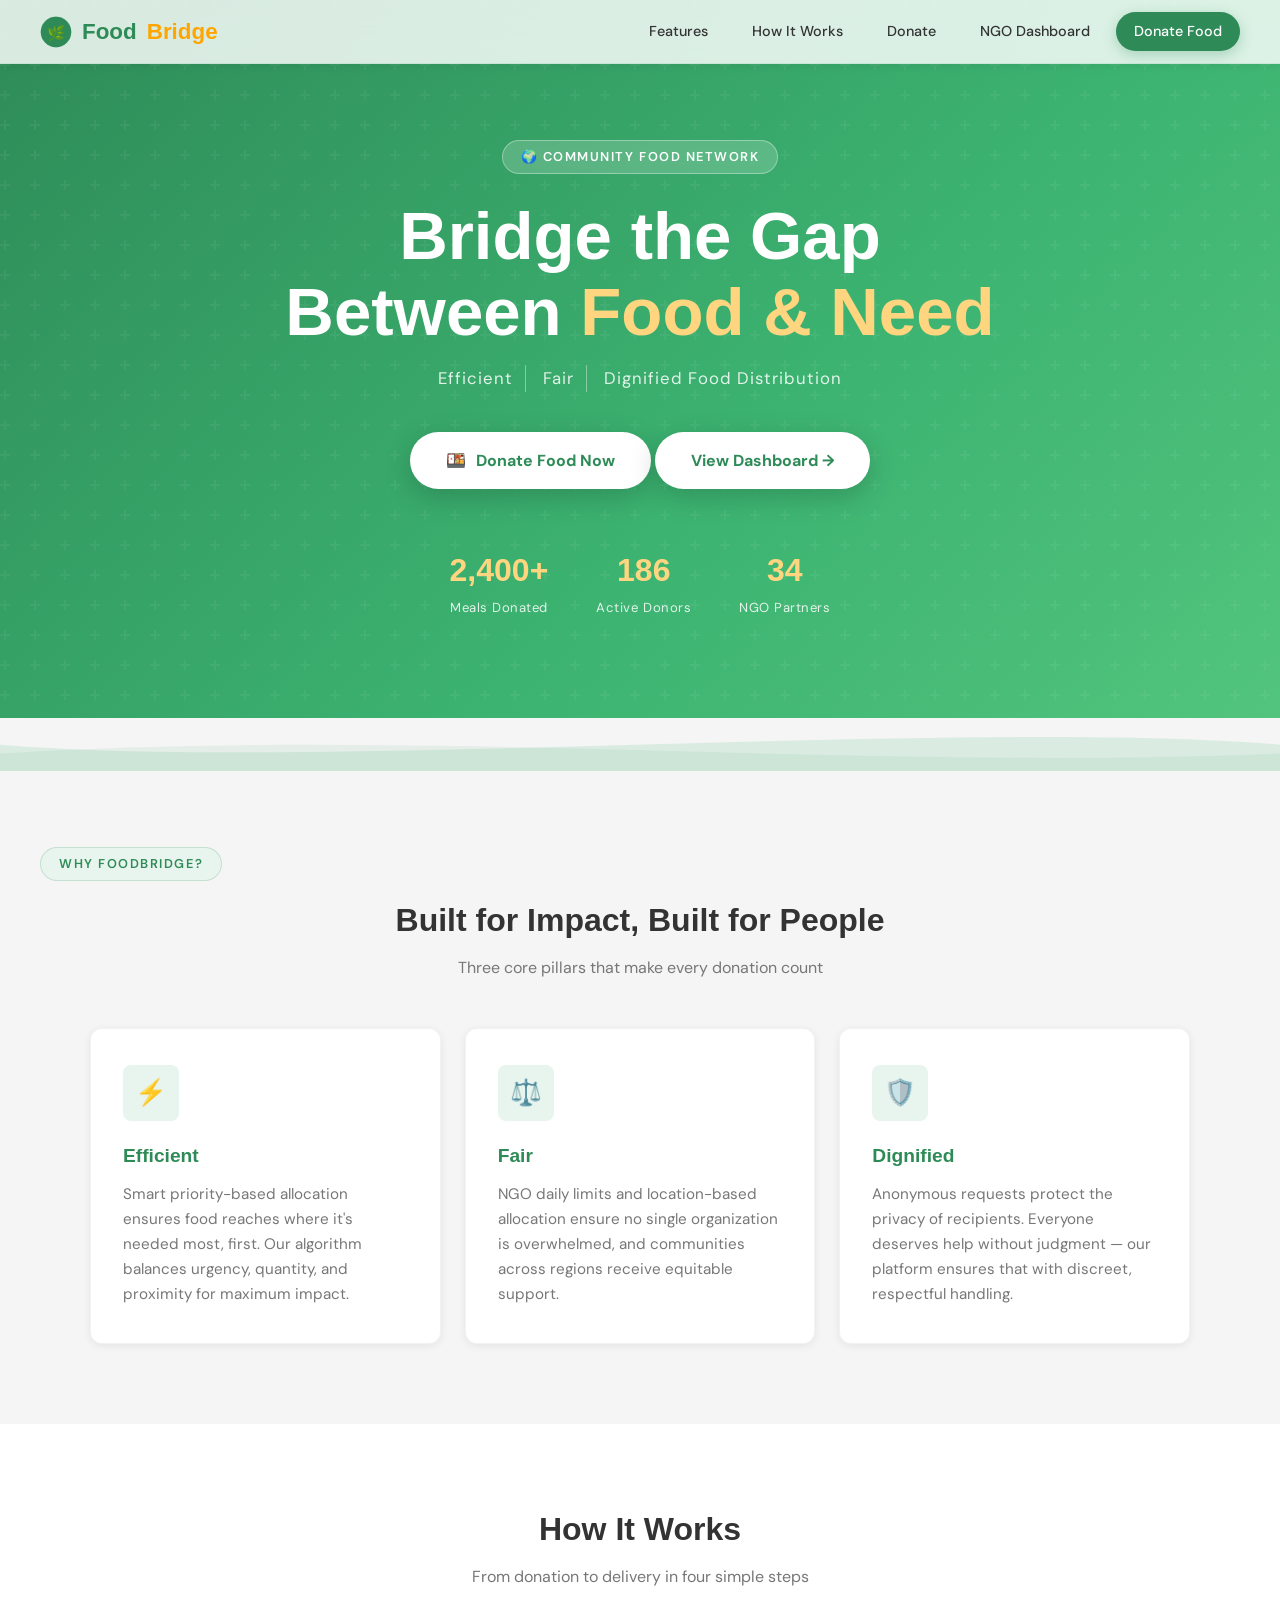
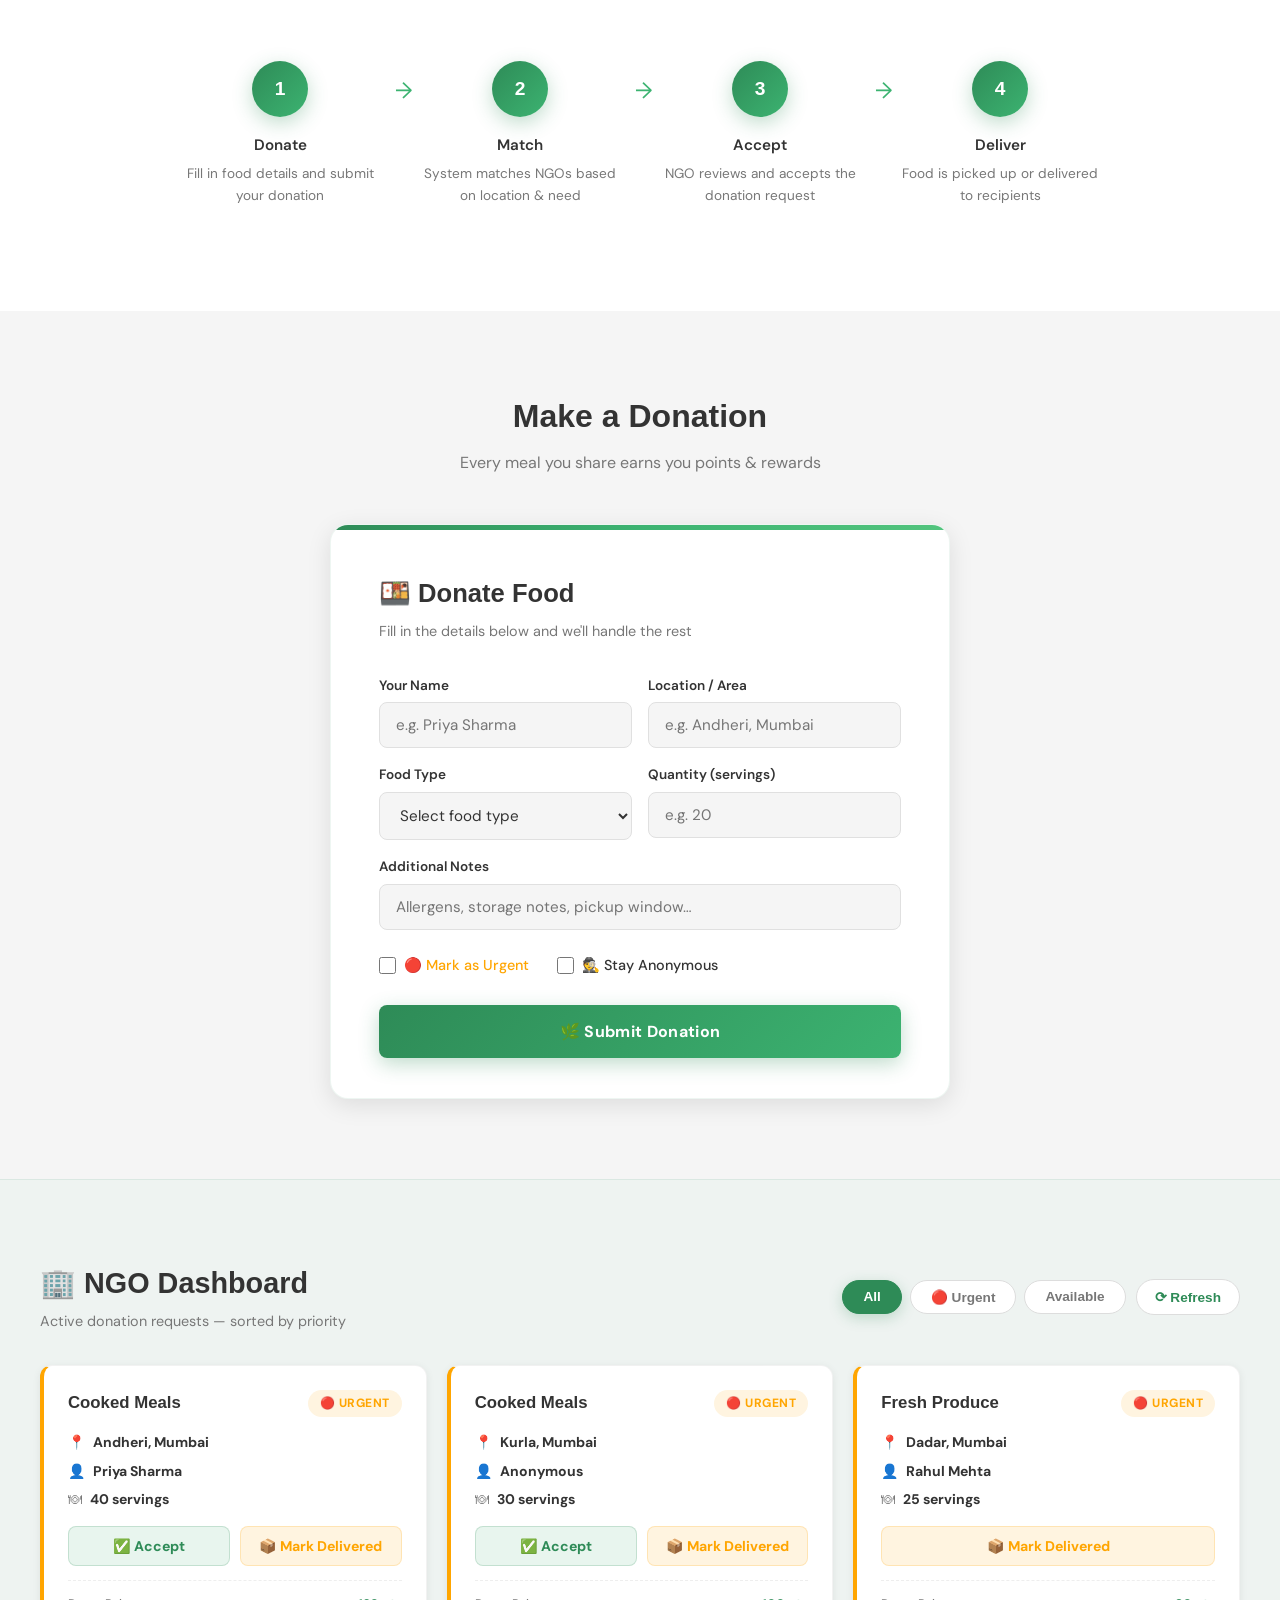
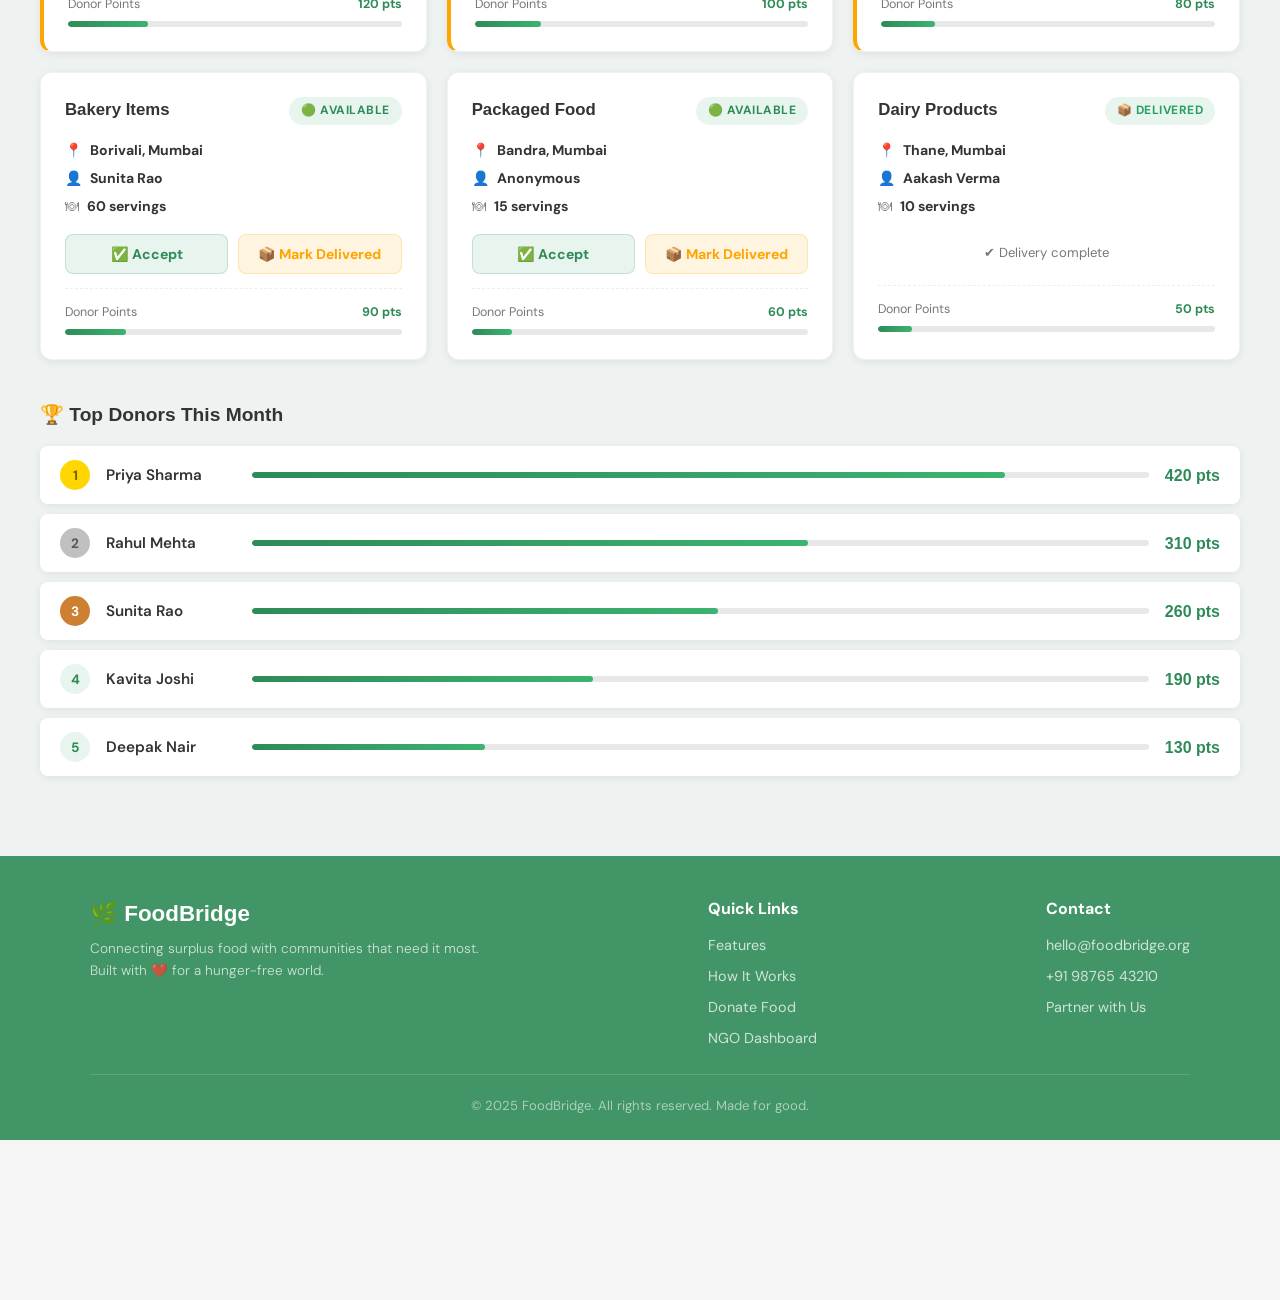
<file: index.html>
<!DOCTYPE html>
<html lang="en">
<head>
<meta charset="UTF-8" />
<meta name="viewport" content="width=device-width, initial-scale=1.0"/>
<title>FoodBridge – Dignified Food Distribution</title>
<link href="https://fonts.googleapis.com/css2?family=Clash+Display:wght@400;500;600;700&family=DM+Sans:ital,wght@0,300;0,400;0,500;0,600;1,300&display=swap" rel="stylesheet"/>
<style>
  :root {
    --green: #2E8B57;
    --green-light: #3CB371;
    --green-pale: #e8f5ee;
    --orange: #FFA500;
    --orange-pale: #fff4e0;
    --bg: #f5f5f5;
    --white: #ffffff;
    --text: #333333;
    --text-muted: #777;
    --shadow-sm: 0 2px 8px rgba(0,0,0,0.07);
    --shadow-md: 0 6px 24px rgba(0,0,0,0.10);
    --shadow-lg: 0 16px 48px rgba(0,0,0,0.14);
    --radius: 12px;
    --radius-sm: 8px;
  }

  *, *::before, *::after { box-sizing: border-box; margin: 0; padding: 0; }

  html { scroll-behavior: smooth; }

  body {
    font-family: 'DM Sans', sans-serif;
    background: var(--bg);
    color: var(--text);
    line-height: 1.6;
    overflow-x: hidden;
  }

  /* ── NAV ── */
  nav {
    position: fixed; top: 0; left: 0; right: 0; z-index: 100;
    display: flex; align-items: center; justify-content: space-between;
    padding: 0 40px;
    height: 64px;
    background: rgba(255,255,255,0.82);
    backdrop-filter: blur(14px);
    border-bottom: 1px solid rgba(46,139,87,0.10);
    box-shadow: var(--shadow-sm);
    transition: all 0.3s;
  }
  .nav-logo {
    display: flex; align-items: center; gap: 10px;
    font-family: 'Clash Display', sans-serif;
    font-size: 1.4rem; font-weight: 700;
    color: var(--green);
    text-decoration: none;
  }
  .nav-logo span { color: var(--orange); }
  .nav-logo svg { width: 32px; height: 32px; }
  .nav-links { display: flex; gap: 8px; align-items: center; }
  .nav-links a {
    padding: 8px 18px;
    border-radius: 50px;
    font-size: 0.9rem; font-weight: 500;
    color: var(--text);
    text-decoration: none;
    transition: all 0.2s;
  }
  .nav-links a:hover { background: var(--green-pale); color: var(--green); }
  .nav-cta {
    background: var(--green) !important;
    color: var(--white) !important;
    box-shadow: 0 4px 14px rgba(46,139,87,0.3);
  }
  .nav-cta:hover { background: var(--green-light) !important; transform: translateY(-1px); box-shadow: 0 6px 20px rgba(46,139,87,0.4) !important; }

  /* ── HERO ── */
  .hero {
    background: linear-gradient(135deg, var(--green) 0%, var(--green-light) 60%, #52c47d 100%);
    padding: 140px 40px 100px;
    text-align: center;
    position: relative;
    overflow: hidden;
  }
  .hero::before {
    content: '';
    position: absolute; inset: 0;
    background: url("data:image/svg+xml,%3Csvg width='60' height='60' viewBox='0 0 60 60' xmlns='http://www.w3.org/2000/svg'%3E%3Cg fill='none' fill-rule='evenodd'%3E%3Cg fill='%23ffffff' fill-opacity='0.05'%3E%3Cpath d='M36 34v-4h-2v4h-4v2h4v4h2v-4h4v-2h-4zm0-30V0h-2v4h-4v2h4v4h2V6h4V4h-4zM6 34v-4H4v4H0v2h4v4h2v-4h4v-2H6zM6 4V0H4v4H0v2h4v4h2V6h4V4H6z'/%3E%3C/g%3E%3C/g%3E%3C/svg%3E");
  }
  .hero-badge {
    display: inline-block;
    background: rgba(255,255,255,0.18);
    border: 1px solid rgba(255,255,255,0.35);
    color: #fff;
    font-size: 0.8rem;
    font-weight: 600;
    letter-spacing: 0.12em;
    text-transform: uppercase;
    padding: 6px 18px;
    border-radius: 50px;
    margin-bottom: 24px;
    backdrop-filter: blur(8px);
  }
  .hero h1 {
    font-family: 'Clash Display', sans-serif;
    font-size: clamp(2.4rem, 6vw, 4.2rem);
    font-weight: 700;
    color: #fff;
    line-height: 1.12;
    margin-bottom: 16px;
    position: relative;
  }
  .hero h1 em { font-style: normal; color: #ffd580; }
  .hero-tagline {
    font-size: 1.05rem;
    color: rgba(255,255,255,0.85);
    letter-spacing: 0.06em;
    margin-bottom: 40px;
    font-weight: 400;
  }
  .hero-tagline span {
    display: inline-block;
    padding: 0 12px;
    border-right: 1px solid rgba(255,255,255,0.4);
  }
  .hero-tagline span:last-child { border-right: none; }
  .btn-primary {
    display: inline-flex; align-items: center; gap: 10px;
    background: #fff;
    color: var(--green);
    font-family: 'DM Sans', sans-serif;
    font-weight: 700;
    font-size: 1rem;
    padding: 16px 36px;
    border-radius: 50px;
    border: none; cursor: pointer;
    text-decoration: none;
    box-shadow: 0 8px 28px rgba(0,0,0,0.18);
    transition: all 0.25s cubic-bezier(.34,1.56,.64,1);
  }
  .btn-primary:hover {
    transform: translateY(-3px) scale(1.03);
    box-shadow: 0 14px 36px rgba(0,0,0,0.25);
  }
  .btn-secondary {
    display: inline-flex; align-items: center; gap: 8px;
    background: transparent;
    color: #fff;
    font-weight: 500;
    font-size: 0.95rem;
    padding: 16px 28px;
    border-radius: 50px;
    border: 2px solid rgba(255,255,255,0.5);
    cursor: pointer;
    text-decoration: none;
    transition: all 0.2s;
    margin-left: 12px;
  }
  .btn-secondary:hover { background: rgba(255,255,255,0.15); border-color: #fff; }
  .hero-stats {
    display: flex; justify-content: center; gap: 48px;
    margin-top: 56px;
    position: relative;
  }
  .stat { color: #fff; text-align: center; }
  .stat-num { font-family: 'Clash Display', sans-serif; font-size: 2rem; font-weight: 700; color: #ffd580; }
  .stat-label { font-size: 0.82rem; opacity: 0.85; letter-spacing: 0.04em; }

  /* ── WAVE ── */
  .wave-divider { display: block; margin-bottom: -4px; }

  /* ── FEATURES ── */
  .section { padding: 80px 40px; }
  .section-title {
    text-align: center;
    font-family: 'Clash Display', sans-serif;
    font-size: 2rem; font-weight: 700;
    color: var(--text);
    margin-bottom: 8px;
  }
  .section-sub {
    text-align: center;
    color: var(--text-muted);
    font-size: 1rem;
    margin-bottom: 48px;
  }
  .features-grid {
    display: grid;
    grid-template-columns: repeat(auto-fit, minmax(260px, 1fr));
    gap: 24px;
    max-width: 1100px;
    margin: 0 auto;
  }
  .feature-card {
    background: var(--white);
    border-radius: var(--radius);
    padding: 36px 32px;
    box-shadow: var(--shadow-sm);
    border: 1px solid rgba(0,0,0,0.05);
    transition: all 0.3s cubic-bezier(.34,1.56,.64,1);
    position: relative;
    overflow: hidden;
  }
  .feature-card::before {
    content: '';
    position: absolute; top: 0; left: 0; right: 0;
    height: 4px;
    background: linear-gradient(90deg, var(--green), var(--green-light));
    transform: scaleX(0);
    transform-origin: left;
    transition: transform 0.3s;
  }
  .feature-card:hover { transform: translateY(-6px); box-shadow: var(--shadow-lg); }
  .feature-card:hover::before { transform: scaleX(1); }
  .feature-icon {
    width: 56px; height: 56px;
    background: var(--green-pale);
    border-radius: var(--radius-sm);
    display: flex; align-items: center; justify-content: center;
    font-size: 1.6rem;
    margin-bottom: 20px;
  }
  .feature-card h3 {
    font-family: 'Clash Display', sans-serif;
    font-size: 1.2rem; font-weight: 600;
    margin-bottom: 10px;
    color: var(--green);
  }
  .feature-card p { color: var(--text-muted); font-size: 0.95rem; line-height: 1.65; }

  /* ── HOW IT WORKS ── */
  .how-section { background: var(--white); }
  .steps { display: flex; justify-content: center; gap: 0; max-width: 960px; margin: 0 auto; flex-wrap: wrap; }
  .step {
    flex: 1; min-width: 180px;
    text-align: center;
    padding: 24px 20px;
    position: relative;
  }
  .step:not(:last-child)::after {
    content: '→';
    position: absolute; right: -12px; top: 36px;
    color: var(--green-light);
    font-size: 1.4rem;
  }
  .step-num {
    width: 56px; height: 56px;
    background: linear-gradient(135deg, var(--green), var(--green-light));
    border-radius: 50%;
    display: flex; align-items: center; justify-content: center;
    margin: 0 auto 16px;
    color: #fff;
    font-family: 'Clash Display', sans-serif;
    font-size: 1.2rem; font-weight: 700;
    box-shadow: 0 6px 20px rgba(46,139,87,0.3);
  }
  .step h4 { font-size: 0.95rem; font-weight: 600; color: var(--text); margin-bottom: 6px; }
  .step p { font-size: 0.85rem; color: var(--text-muted); }

  /* ── DONATE FORM ── */
  .donate-section { background: var(--bg); }
  .form-card {
    max-width: 620px; margin: 0 auto;
    background: var(--white);
    border-radius: 18px;
    box-shadow: var(--shadow-md);
    padding: 48px 48px 40px;
    border: 1px solid rgba(46,139,87,0.08);
    position: relative;
    overflow: hidden;
  }
  .form-card::before {
    content: '';
    position: absolute; top: 0; left: 0; right: 0; height: 5px;
    background: linear-gradient(90deg, var(--green), var(--green-light), #52c47d);
  }
  .form-title {
    font-family: 'Clash Display', sans-serif;
    font-size: 1.6rem; font-weight: 700;
    color: var(--text);
    margin-bottom: 6px;
  }
  .form-sub { color: var(--text-muted); font-size: 0.9rem; margin-bottom: 32px; }
  .form-grid { display: grid; grid-template-columns: 1fr 1fr; gap: 16px; }
  .form-group { display: flex; flex-direction: column; gap: 6px; }
  .form-group.full { grid-column: 1 / -1; }
  .form-group label { font-size: 0.85rem; font-weight: 600; color: var(--text); }
  .form-group input, .form-group select, .form-group textarea {
    padding: 12px 16px;
    border: 1.5px solid #e0e0e0;
    border-radius: var(--radius-sm);
    font-family: 'DM Sans', sans-serif;
    font-size: 0.95rem;
    color: var(--text);
    background: var(--bg);
    transition: all 0.2s;
    outline: none;
  }
  .form-group input:focus, .form-group select:focus {
    border-color: var(--green);
    background: #fff;
    box-shadow: 0 0 0 3px rgba(46,139,87,0.10);
  }
  .checkboxes { display: flex; gap: 28px; margin: 8px 0; }
  .checkbox-wrap { display: flex; align-items: center; gap: 8px; cursor: pointer; }
  .checkbox-wrap input[type=checkbox] { accent-color: var(--green); width: 17px; height: 17px; cursor: pointer; }
  .checkbox-wrap span { font-size: 0.9rem; font-weight: 500; }
  .urgent-badge-label { color: var(--orange); }
  .btn-submit {
    width: 100%;
    background: linear-gradient(135deg, var(--green), var(--green-light));
    color: #fff;
    font-family: 'DM Sans', sans-serif;
    font-weight: 700;
    font-size: 1rem;
    padding: 16px;
    border-radius: var(--radius-sm);
    border: none; cursor: pointer;
    margin-top: 20px;
    box-shadow: 0 6px 20px rgba(46,139,87,0.3);
    transition: all 0.25s cubic-bezier(.34,1.56,.64,1);
    letter-spacing: 0.02em;
  }
  .btn-submit:hover {
    transform: translateY(-2px);
    box-shadow: 0 10px 30px rgba(46,139,87,0.4);
  }
  .reward-toast {
    display: none;
    margin-top: 24px;
    background: linear-gradient(135deg, #e8f5ee, #d0f0e0);
    border: 1.5px solid var(--green-light);
    border-radius: var(--radius-sm);
    padding: 20px 24px;
    animation: slideUp 0.4s ease;
  }
  .reward-toast.show { display: block; }
  @keyframes slideUp {
    from { opacity: 0; transform: translateY(12px); }
    to { opacity: 1; transform: translateY(0); }
  }
  .reward-toast .points {
    font-family: 'Clash Display', sans-serif;
    font-size: 1.4rem; font-weight: 700;
    color: var(--green);
  }
  .reward-toast p { font-size: 0.9rem; color: #444; margin-top: 4px; }
  .gpay-badge {
    display: inline-flex; align-items: center; gap: 6px;
    background: #000; color: #fff;
    padding: 5px 12px;
    border-radius: 50px;
    font-size: 0.78rem; font-weight: 600;
    margin-top: 10px;
    letter-spacing: 0.03em;
  }

  /* ── DASHBOARD ── */
  .dashboard-section { background: #eef3f1; border-top: 1px solid rgba(46,139,87,0.1); }
  .dashboard-header {
    display: flex; justify-content: space-between; align-items: center;
    max-width: 1200px; margin: 0 auto 32px;
    flex-wrap: wrap; gap: 16px;

  }

  .dashboard-header h2 {
    font-family: 'Clash Display', sans-serif;
    font-size: 1.8rem; font-weight: 700;
    color: var(--text);
    
  }
  .filter-tabs { display: flex; gap: 8px; }
  .tab {
    padding: 8px 20px;
    border-radius: 50px;
    font-size: 0.85rem; font-weight: 600;
    cursor: pointer;
    border: 1.5px solid #ddd;
    background: var(--white);
    color: var(--text-muted);
    transition: all 0.2s;
  }
  .tab.active, .tab:hover {
    background: var(--green);
    color: #fff;
    border-color: var(--green);
    box-shadow: 0 4px 14px rgba(46,139,87,0.25);
  }
  .requests-grid {
    max-width: 1200px; margin: 0 auto;
    display: grid;
    grid-template-columns: repeat(auto-fill, minmax(320px, 1fr));
    gap: 20px;
  }
  .request-card {
    background: var(--white);
    border-radius: var(--radius);
    padding: 24px;
    box-shadow: var(--shadow-sm);
    border: 1px solid rgba(0,0,0,0.05);
    transition: all 0.25s;
    position: relative;
    overflow: hidden;
  }
  .request-card:hover { transform: translateY(-4px); box-shadow: var(--shadow-md); }
  .request-card.urgent { border-left: 4px solid var(--orange); }
  .card-top { display: flex; justify-content: space-between; align-items: flex-start; margin-bottom: 14px; }
  .card-title { font-family: 'Clash Display', sans-serif; font-size: 1.05rem; font-weight: 600; }
  .badge {
    padding: 4px 12px; border-radius: 50px;
    font-size: 0.75rem; font-weight: 700;
    letter-spacing: 0.04em; text-transform: uppercase;
  }
  .badge-urgent { background: var(--orange-pale); color: var(--orange); }
  .badge-normal { background: var(--green-pale); color: var(--green); }
  .badge-accepted { background: #e8eaff; color: #5b6ae0; }
  .badge-delivered { background: #e8f5ee; color: #27a060; }
  .card-meta { display: flex; flex-direction: column; gap: 6px; margin-bottom: 16px; }
  .meta-row { display: flex; align-items: center; gap: 8px; font-size: 0.875rem; color: var(--text-muted); }
  .meta-row strong { color: var(--text); }
  .card-actions { display: flex; gap: 10px; }
  .btn-accept, .btn-deliver {
    flex: 1; padding: 10px; border-radius: var(--radius-sm);
    font-family: 'DM Sans', sans-serif; font-size: 0.88rem; font-weight: 700;
    cursor: pointer; border: none;
    transition: all 0.2s cubic-bezier(.34,1.56,.64,1);
  }
  .btn-accept {
    background: var(--green-pale); color: var(--green);
    border: 1.5px solid rgba(46,139,87,0.2);
  }
  .btn-accept:hover { background: var(--green); color: #fff; transform: translateY(-2px); box-shadow: 0 6px 18px rgba(46,139,87,0.3); }
  .btn-deliver {
    background: var(--orange-pale); color: var(--orange);
    border: 1.5px solid rgba(255,165,0,0.2);
  }
  .btn-deliver:hover { background: var(--orange); color: #fff; transform: translateY(-2px); box-shadow: 0 6px 18px rgba(255,165,0,0.3); }
  .progress-section { margin-top: 14px; padding-top: 14px; border-top: 1px dashed #eee; }
  .progress-label { display: flex; justify-content: space-between; font-size: 0.78rem; margin-bottom: 6px; }
  .progress-label span { color: var(--text-muted); }
  .progress-label strong { color: var(--green); }
  .progress-bar { height: 6px; background: #e8e8e8; border-radius: 50px; overflow: hidden; }
  .progress-fill { height: 100%; border-radius: 50px; background: linear-gradient(90deg, var(--green), var(--green-light)); transition: width 0.6s ease; }

  /* ── DONOR LEADERBOARD ── */
  .leaderboard { max-width: 1200px; margin: 40px auto 0; }
  .leaderboard h3 {
    font-family: 'Clash Display', sans-serif;
    font-size: 1.2rem; font-weight: 700;
    margin-bottom: 16px;
    color: var(--text);
  }
  .leaderboard-list { display: flex; flex-direction: column; gap: 10px; }
  .donor-row {
    background: var(--white);
    border-radius: var(--radius-sm);
    padding: 14px 20px;
    display: flex; align-items: center; gap: 16px;
    box-shadow: var(--shadow-sm);
    transition: all 0.2s;
  }
  .donor-row:hover { box-shadow: var(--shadow-md); }
  .donor-rank {
    width: 30px; height: 30px;
    border-radius: 50%;
    display: flex; align-items: center; justify-content: center;
    font-weight: 700; font-size: 0.85rem;
    flex-shrink: 0;
  }
  .rank-1 { background: #ffd700; color: #7a5c00; }
  .rank-2 { background: #c0c0c0; color: #555; }
  .rank-3 { background: #cd7f32; color: #fff; }
  .rank-n { background: var(--green-pale); color: var(--green); }
  .donor-name { font-weight: 600; font-size: 0.95rem; min-width: 130px; }
  .donor-progress { flex: 1; }
  .donor-pts { font-family: 'Clash Display', sans-serif; font-size: 1rem; font-weight: 700; color: var(--green); white-space: nowrap; }

  /* ── FOOTER ── */
  footer {
    background: rgba(46,139,87,0.9);
    color: rgba(255,255,255,0.88);
    padding: 40px 40px 24px;
    margin-top: 0;
  }
  .footer-inner {
    max-width: 1100px; margin: 0 auto;
    display: flex; justify-content: space-between; align-items: flex-start;
    flex-wrap: wrap; gap: 24px;
    padding-bottom: 24px;
    border-bottom: 1px solid rgba(255,255,255,0.15);
  }
  .footer-brand { font-family: 'Clash Display', sans-serif; font-size: 1.4rem; font-weight: 700; color: #fff; }
  .footer-brand p { font-family: 'DM Sans', sans-serif; font-size: 0.85rem; font-weight: 300; margin-top: 6px; opacity: 0.75; }
  .footer-links { display: flex; flex-direction: column; gap: 8px; }
  .footer-links a { color: rgba(255,255,255,0.75); text-decoration: none; font-size: 0.9rem; transition: color 0.2s; }
  .footer-links a:hover { color: #fff; }
  .footer-bottom { text-align: center; margin-top: 20px; font-size: 0.82rem; color: rgba(255,255,255,0.55); }

  /* ── LOADING SPINNER ── */
  .loading { display: none; text-align: center; padding: 32px; color: var(--text-muted); }
  .spinner { width: 32px; height: 32px; border: 3px solid #e0e0e0; border-top-color: var(--green); border-radius: 50%; animation: spin 0.7s linear infinite; margin: 0 auto 10px; }
  @keyframes spin { to { transform: rotate(360deg); } }

  /* ── STATUS TOAST ── */
  .toast {
    position: fixed; bottom: 24px; right: 24px; z-index: 999;
    background: #333; color: #fff;
    padding: 14px 22px; border-radius: var(--radius-sm);
    font-size: 0.9rem; font-weight: 500;
    box-shadow: var(--shadow-lg);
    display: none;
    animation: fadeInToast 0.3s ease;
  }
  .toast.show { display: block; }
  @keyframes fadeInToast {
    from { opacity: 0; transform: translateY(8px); }
    to { opacity: 1; transform: translateY(0); }
  }
  .toast.success { background: var(--green); }
  .toast.error { background: #e53935; }

  /* ── RESPONSIVE ── */
  @media (max-width: 700px) {
    nav { padding: 0 20px; }
    .nav-links a:not(.nav-cta) { display: none; }
    .hero { padding: 120px 20px 80px; }
    .hero-stats { gap: 24px; }
    .section { padding: 60px 20px; }
    .form-card { padding: 28px 20px; }
    .form-grid { grid-template-columns: 1fr; }
    .step:not(:last-child)::after { display: none; }
    footer { padding: 32px 20px 20px; }
  }
</style>
</head>
<body>

<!-- NAV -->
<nav id="navbar">
  <a href="#" class="nav-logo">
    <svg viewBox="0 0 40 40" fill="none" xmlns="http://www.w3.org/2000/svg">
      <circle cx="20" cy="20" r="19" fill="#2E8B57" stroke="rgba(46,139,87,0.3)" stroke-width="1"/>
      <text x="20" y="27" text-anchor="middle" font-size="18" fill="white">🌿</text>
    </svg>
    Food<span>Bridge</span>
  </a>
  <div class="nav-links">
    <a href="#features">Features</a>
    <a href="#how">How It Works</a>
    <a href="#donate">Donate</a>
    <a href="#dashboard">NGO Dashboard</a>
    <a href="#donate" class="nav-cta">Donate Food</a>
  </div>
</nav>

<!-- HERO -->
<section class="hero" id="home">
  <div class="hero-badge">🌍 Community Food Network</div>
  <h1>Bridge the Gap<br>Between <em>Food & Need</em></h1>
  <p class="hero-tagline">
    <span>Efficient</span>
    <span>Fair</span>
    <span>Dignified Food Distribution</span>
  </p>
  <a href="donate.html" class="btn-primary">
    <span>🍱</span> Donate Food Now
  </a>
<a href="dashboard.html" class="btn-primary" onclick="window.location.href='dashboard.html'; return false;">
  View Dashboard →
</a>
<script>
  // Ensure page is fully loaded
  document.addEventListener("DOMContentLoaded", function() {
      document.getElementById("viewDashboardBtn").addEventListener("click", function() {
          // Open dashboard.html in same tab
          window.location.href = "dashboard.html";

          // Agar new tab me open karna ho
          // window.open("dashboard.html", "_blank");
      });
  });
</script>

  <div class="hero-stats">
    <div class="stat"><div class="stat-num">2,400+</div><div class="stat-label">Meals Donated</div></div>
    <div class="stat"><div class="stat-num">186</div><div class="stat-label">Active Donors</div></div>
    <div class="stat"><div class="stat-num">34</div><div class="stat-label">NGO Partners</div></div>
  </div>
</section>

<!-- WAVE -->
<svg class="wave-divider" viewBox="0 0 1440 60" xmlns="http://www.w3.org/2000/svg" preserveAspectRatio="none" style="width:100%;display:block;background:#f5f5f5;">
  <path d="M0,30 C360,60 1080,0 1440,30 L1440,60 L0,60 Z" fill="#3CB371" opacity="0.15"/>
  <path d="M0,40 C480,10 960,60 1440,40 L1440,60 L0,60 Z" fill="#2E8B57" opacity="0.08"/>
</svg>

<!-- FEATURES -->
<section class="section" id="features">
  <div class="hero-badge" style="display:inline-block;background:var(--green-pale);color:var(--green);border:1px solid rgba(46,139,87,0.2);margin-bottom:14px;">Why FoodBridge?</div>
  <h2 class="section-title">Built for Impact, Built for People</h2>
  <p class="section-sub">Three core pillars that make every donation count</p>
  <div class="features-grid">
    <div class="feature-card">
      <div class="feature-icon">⚡</div>
      <h3>Efficient</h3>
      <p>Smart priority-based allocation ensures food reaches where it's needed most, first. Our algorithm balances urgency, quantity, and proximity for maximum impact.</p>
    </div>
    <div class="feature-card">
      <div class="feature-icon">⚖️</div>
      <h3>Fair</h3>
      <p>NGO daily limits and location-based allocation ensure no single organization is overwhelmed, and communities across regions receive equitable support.</p>
    </div>
    <div class="feature-card">
      <div class="feature-icon">🛡️</div>
      <h3>Dignified</h3>
      <p>Anonymous requests protect the privacy of recipients. Everyone deserves help without judgment — our platform ensures that with discreet, respectful handling.</p>
    </div>
  </div>
</section>

<!-- HOW IT WORKS -->
<section class="section how-section" id="how">
  <h2 class="section-title">How It Works</h2>
  <p class="section-sub">From donation to delivery in four simple steps</p>
  <div class="steps">
    <div class="step">
      <div class="step-num">1</div>
      <h4>Donate</h4>
      <p>Fill in food details and submit your donation</p>
    </div>
    <div class="step">
      <div class="step-num">2</div>
      <h4>Match</h4>
      <p>System matches NGOs based on location & need</p>
    </div>
    <div class="step">
      <div class="step-num">3</div>
      <h4>Accept</h4>
      <p>NGO reviews and accepts the donation request</p>
    </div>
    <div class="step">
      <div class="step-num">4</div>
      <h4>Deliver</h4>
      <p>Food is picked up or delivered to recipients</p>
    </div>
  </div>
</section>

<!-- DONATE FORM -->
<section class="section donate-section" id="donate">
  <h2 class="section-title">Make a Donation</h2>
  <p class="section-sub">Every meal you share earns you points & rewards</p>
  <div class="form-card">
    <div class="form-title">🍱 Donate Food</div>
    <p class="form-sub">Fill in the details below and we'll handle the rest</p>
    <div class="form-grid" id="donateForm">
      <div class="form-group">
        <label>Your Name</label>
        <input type="text" id="donorName" placeholder="e.g. Priya Sharma" />
      </div>
      <div class="form-group">
        <label>Location / Area</label>
        <input type="text" id="donorLocation" placeholder="e.g. Andheri, Mumbai" />
      </div>
      <div class="form-group">
        <label>Food Type</label>
        <select id="foodType">
          <option value="">Select food type</option>
          <option>Cooked Meals</option>
          <option>Packaged Food</option>
          <option>Fresh Produce</option>
          <option>Bakery Items</option>
          <option>Dairy Products</option>
          <option>Other</option>
        </select>
      </div>
      <div class="form-group">
        <label>Quantity (servings)</label>
        <input type="number" id="quantity" placeholder="e.g. 20" min="1" />
      </div>
      <div class="form-group full">
        <label>Additional Notes</label>
        <input type="text" id="notes" placeholder="Allergens, storage notes, pickup window…" />
      </div>
      <div class="form-group full">
        <div class="checkboxes">
          <label class="checkbox-wrap">
            <input type="checkbox" id="isUrgent" />
            <span class="urgent-badge-label">🔴 Mark as Urgent</span>
          </label>
          <label class="checkbox-wrap">
            <input type="checkbox" id="isAnonymous" />
            <span>🕵️ Stay Anonymous</span>
          </label>
        </div>
      </div>
    </div>
    <button class="btn-submit" onclick="submitDonation()">🌿 Submit Donation</button>
    <div class="reward-toast" id="rewardToast">
      <div class="points">🎉 +<span id="pointsEarned">50</span> Points Earned!</div>
      <p>Thank you for your donation. Your food will reach those who need it most.</p>
      <div class="gpay-badge">💳 Redeem via Google Pay once you reach 200 pts</div>
    </div>
  </div>
</section>

<!-- DASHBOARD -->
<section class="section dashboard-section" id="dashboard">
  <div class="dashboard-header">
    <div>
      <h2>🏢 NGO Dashboard</h2>
      <p style="color:var(--text-muted);font-size:0.9rem;margin-top:4px;">Active donation requests — sorted by priority</p>
    </div>
    <div style="display:flex;gap:10px;align-items:center;flex-wrap:wrap;">
      <div class="filter-tabs">
        <button class="tab active" onclick="filterRequests('all', this)">All</button>
        <button class="tab" onclick="filterRequests('urgent', this)">🔴 Urgent</button>
        <button class="tab" onclick="filterRequests('available', this)">Available</button>
      </div>
      <button onclick="loadRequests()" style="background:var(--white);border:1.5px solid #ddd;padding:9px 18px;border-radius:50px;font-size:0.85rem;font-weight:600;cursor:pointer;color:var(--green);transition:all 0.2s;" onmouseover="this.style.background='var(--green-pale)'" onmouseout="this.style.background='var(--white)'">⟳ Refresh</button>
    </div>
  </div>
  <div class="loading" id="loadingSpinner"><div class="spinner"></div>Loading requests…</div>
  <div class="requests-grid" id="requestsGrid"></div>

  <!-- LEADERBOARD -->
  <div class="leaderboard" id="leaderboard">
    <h3>🏆 Top Donors This Month</h3>
    <div class="leaderboard-list" id="leaderboardList"></div>
  </div>
</section>

<!-- FOOTER -->
<footer>
  <div class="footer-inner">
    <div class="footer-brand">
      🌿 FoodBridge
      <p>Connecting surplus food with communities that need it most.<br>Built with ❤️ for a hunger-free world.</p>
    </div>
    <div class="footer-links">
      <strong style="color:#fff;margin-bottom:4px;display:block;">Quick Links</strong>
      <a href="#features">Features</a>
      <a href="#how">How It Works</a>
      <a href="#donate">Donate Food</a>
      <a href="#dashboard">NGO Dashboard</a>
    </div>
    <div class="footer-links">
      <strong style="color:#fff;margin-bottom:4px;display:block;">Contact</strong>
      <a href="#">hello@foodbridge.org</a>
      <a href="#">+91 98765 43210</a>
      <a href="#">Partner with Us</a>
    </div>
  </div>
  <div class="footer-bottom">© 2025 FoodBridge. All rights reserved. Made for good.</div>
</footer>

<!-- STATUS TOAST -->
<div class="toast" id="statusToast"></div>

<script>
/* ─── DATA ─── */
const sampleRequests = [
  { id: 1, donor: "Priya Sharma", location: "Andheri, Mumbai", food: "Cooked Meals", qty: 40, urgent: true, status: "available", points: 120 },
  { id: 2, donor: "Anonymous", location: "Bandra, Mumbai", food: "Packaged Food", qty: 15, urgent: false, status: "available", points: 60 },
  { id: 3, donor: "Rahul Mehta", location: "Dadar, Mumbai", food: "Fresh Produce", qty: 25, urgent: true, status: "accepted", points: 80 },
  { id: 4, donor: "Sunita Rao", location: "Borivali, Mumbai", food: "Bakery Items", qty: 60, urgent: false, status: "available", points: 90 },
  { id: 5, donor: "Anonymous", location: "Kurla, Mumbai", food: "Cooked Meals", qty: 30, urgent: true, status: "available", points: 100 },
  { id: 6, donor: "Aakash Verma", location: "Thane, Mumbai", food: "Dairy Products", qty: 10, urgent: false, status: "delivered", points: 50 },
];

const donors = [
  { name: "Priya Sharma", points: 420, max: 500 },
  { name: "Rahul Mehta", points: 310, max: 500 },
  { name: "Sunita Rao", points: 260, max: 500 },
  { name: "Kavita Joshi", points: 190, max: 500 },
  { name: "Deepak Nair", points: 130, max: 500 },
];

let currentFilter = 'all';
let requests = [...sampleRequests];

/* ─── SUBMIT DONATION ─── */
async function submitDonation() {
  const name = document.getElementById('donorName').value.trim();
  const location = document.getElementById('donorLocation').value.trim();
  const food = document.getElementById('foodType').value;
  const qty = document.getElementById('quantity').value;
  const urgent = document.getElementById('isUrgent').checked;
  const anon = document.getElementById('isAnonymous').checked;

  if (!name || !location || !food || !qty) {
    showToast('Please fill in all required fields.', 'error'); return;
  }

  const payload = { name: anon ? 'Anonymous' : name, location, food_type: food, quantity: parseInt(qty), urgent, anonymous: anon };

  try {
    // Placeholder API call
    // const res = await fetch('/add', { method:'POST', headers:{'Content-Type':'application/json'}, body: JSON.stringify(payload) });
    await new Promise(r => setTimeout(r, 700)); // simulate latency

    const points = urgent ? Math.floor(qty * 3) : Math.floor(qty * 2);
    document.getElementById('pointsEarned').textContent = points;
    document.getElementById('rewardToast').classList.add('show');

    // Add to local requests
    const newReq = { id: requests.length + 1, donor: anon ? 'Anonymous' : name, location, food, qty: parseInt(qty), urgent, status: 'available', points };
    requests.unshift(newReq);
    renderRequests(currentFilter);
    showToast('Donation submitted successfully! 🎉', 'success');
  } catch (e) {
    showToast('Failed to submit. Please try again.', 'error');
  }
}

/* ─── LOAD REQUESTS ─── */
async function loadRequests() {
  document.getElementById('loadingSpinner').style.display = 'block';
  document.getElementById('requestsGrid').innerHTML = '';
  try {
    // Placeholder: const res = await fetch('/requests'); const data = await res.json();
    await new Promise(r => setTimeout(r, 600));
    renderRequests(currentFilter);
  } finally {
    document.getElementById('loadingSpinner').style.display = 'none';
  }
}

function renderRequests(filter) {
  const grid = document.getElementById('requestsGrid');
  let filtered = requests;
  if (filter === 'urgent') filtered = requests.filter(r => r.urgent);
  if (filter === 'available') filtered = requests.filter(r => r.status === 'available');

  // Sort: urgent first, then by qty desc
  filtered = [...filtered].sort((a, b) => (b.urgent - a.urgent) || (b.qty - a.qty));

  grid.innerHTML = filtered.map(r => `
    <div class="request-card ${r.urgent ? 'urgent' : ''}" id="card-${r.id}">
      <div class="card-top">
        <div class="card-title">${r.food}</div>
        <span class="badge ${r.urgent ? 'badge-urgent' : r.status === 'accepted' ? 'badge-accepted' : r.status === 'delivered' ? 'badge-delivered' : 'badge-normal'}">
          ${r.urgent ? '🔴 Urgent' : r.status === 'accepted' ? '✅ Accepted' : r.status === 'delivered' ? '📦 Delivered' : '🟢 Available'}
        </span>
      </div>
      <div class="card-meta">
        <div class="meta-row">📍 <strong>${r.location}</strong></div>
        <div class="meta-row">👤 <strong>${r.donor}</strong></div>
        <div class="meta-row">🍽 <strong>${r.qty} servings</strong></div>
      </div>
      ${r.status === 'available' ? `<div class="card-actions">
        <button class="btn-accept" onclick="acceptRequest(${r.id})">✅ Accept</button>
        <button class="btn-deliver" onclick="deliverRequest(${r.id})">📦 Mark Delivered</button>
      </div>` : r.status === 'accepted' ? `<div class="card-actions">
        <button class="btn-deliver" onclick="deliverRequest(${r.id})">📦 Mark Delivered</button>
      </div>` : `<div style="font-size:0.82rem;color:var(--text-muted);text-align:center;padding:8px 0;">✔ Delivery complete</div>`}
      <div class="progress-section">
        <div class="progress-label"><span>Donor Points</span><strong>${r.points} pts</strong></div>
        <div class="progress-bar"><div class="progress-fill" style="width:${Math.min(r.points/5,100)}%"></div></div>
      </div>
    </div>
  `).join('') || '<p style="color:var(--text-muted);grid-column:1/-1;text-align:center;padding:32px;">No requests found for this filter.</p>';
}

/* ─── ACCEPT / DELIVER ─── */
async function acceptRequest(id) {
  try {
    // await fetch('/accept', { method:'POST', headers:{'Content-Type':'application/json'}, body: JSON.stringify({id}) });
    await new Promise(r => setTimeout(r, 400));
    const req = requests.find(r => r.id === id);
    if (req) { req.status = 'accepted'; renderRequests(currentFilter); }
    showToast('Request accepted! 🤝', 'success');
  } catch { showToast('Action failed. Retry.', 'error'); }
}

async function deliverRequest(id) {
  try {
    // await fetch('/deliver', { method:'POST', headers:{'Content-Type':'application/json'}, body: JSON.stringify({id}) });
    await new Promise(r => setTimeout(r, 400));
    const req = requests.find(r => r.id === id);
    if (req) { req.status = 'delivered'; renderRequests(currentFilter); }
    showToast('Marked as delivered! 📦', 'success');
  } catch { showToast('Action failed. Retry.', 'error'); }
}

/* ─── FILTER TABS ─── */
function filterRequests(filter, btn) {
  currentFilter = filter;
  document.querySelectorAll('.tab').forEach(t => t.classList.remove('active'));
  btn.classList.add('active');
  renderRequests(filter);
}

/* ─── LEADERBOARD ─── */
function renderLeaderboard() {
  const list = document.getElementById('leaderboardList');
  list.innerHTML = donors.map((d, i) => `
    <div class="donor-row">
      <div class="donor-rank ${i===0?'rank-1':i===1?'rank-2':i===2?'rank-3':'rank-n'}">${i+1}</div>
      <div class="donor-name">${d.name}</div>
      <div class="donor-progress">
        <div class="progress-bar"><div class="progress-fill" style="width:${(d.points/d.max)*100}%"></div></div>
      </div>
      <div class="donor-pts">${d.points} pts</div>
    </div>
  `).join('');
}

/* ─── TOAST ─── */
function showToast(msg, type = '') {
  const t = document.getElementById('statusToast');
  t.textContent = msg;
  t.className = `toast ${type} show`;
  setTimeout(() => t.classList.remove('show'), 3200);
}

/* ─── NAV SCROLL EFFECT ─── */
window.addEventListener('scroll', () => {
  document.getElementById('navbar').style.boxShadow = window.scrollY > 20 ? '0 4px 20px rgba(0,0,0,0.10)' : 'var(--shadow-sm)';
});

/* ─── INIT ─── */
window.addEventListener('DOMContentLoaded', () => {
  loadRequests();
  renderLeaderboard();
});


</script>
</body>
</html>
<!DOCTYPE html>
<html lang="en">
<head>
    <meta charset="UTF-8">
    <title>Landing Page</title>
</head>
<body>

<script>
  // Ensure page is fully loaded
  document.addEventListener("DOMContentLoaded", function() {
      document.getElementById("viewDashboardBtn").addEventListener("click", function() {
          // Open dashboard.html in same tab
          window.location.href = "dashboard.html";

          // Agar new tab me open karna ho
          // window.open("dashboard.html", "_blank");
      });
  });
</script>
<section class="section donate-section" id="donate"></section>


</body>
</html>
</file>
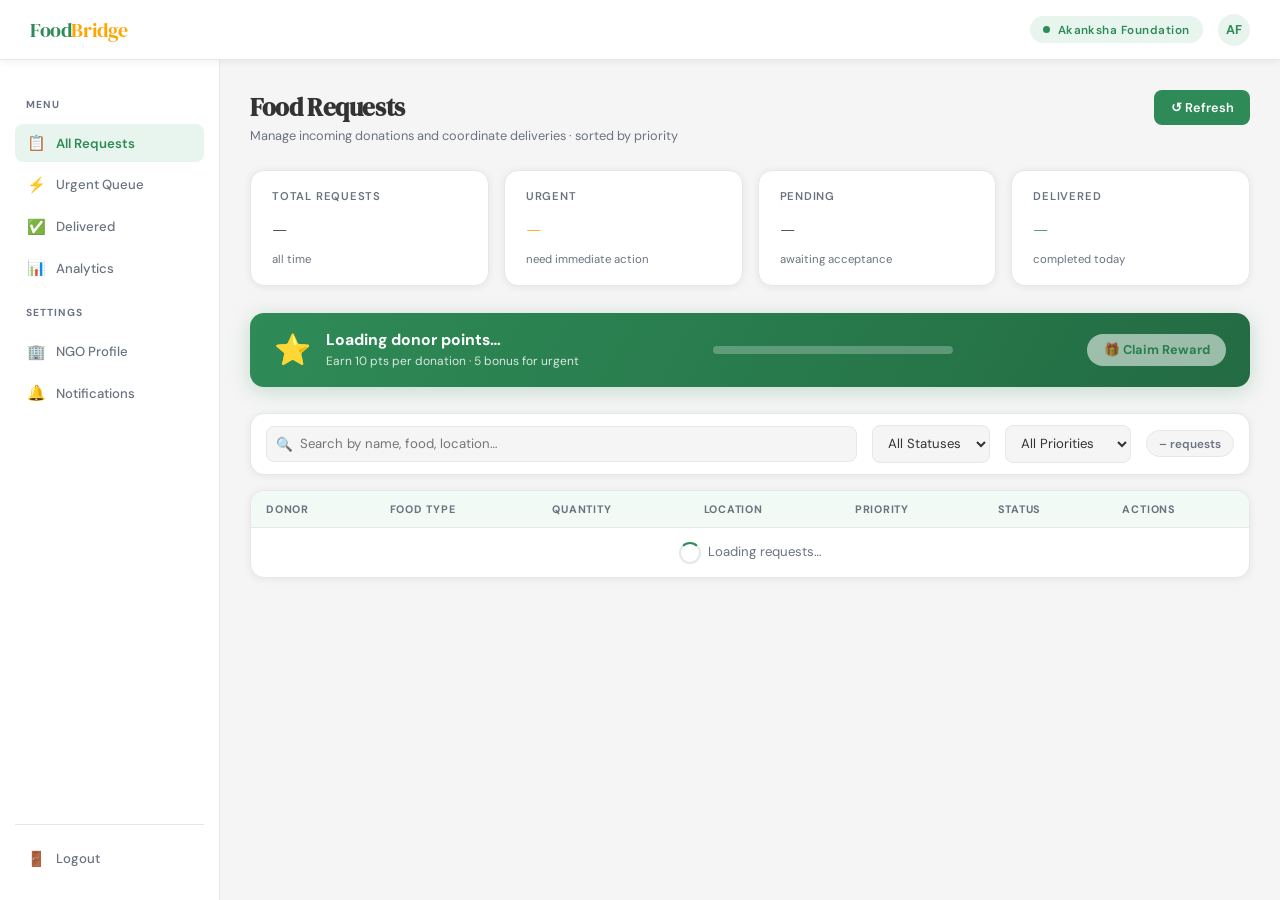
<file: dashboard.html>
<!DOCTYPE html>
<html lang="en">
<head>
<meta charset="UTF-8"/>
<meta name="viewport" content="width=device-width, initial-scale=1.0"/>
<title>FoodBridge – NGO Dashboard</title>
<link href="https://fonts.googleapis.com/css2?family=DM+Serif+Display&family=DM+Sans:opsz,wght@9..40,300;9..40,400;9..40,500;9..40,600;9..40,700&display=swap" rel="stylesheet"/>
<style>
/* ── TOKENS ─────────────────────────────────────────────────────── */
:root {
  --green:#2E8B57; --green-d:#236b43; --green-l:#e8f5ee; --green-xl:#f2faf5;
  --orange:#FFA500; --orange-l:#fff4e0; --orange-d:#cc7a00;
  --red:#e74c3c; --red-l:#fef0ed;
  --blue:#3b82f6; --blue-l:#eff6ff;
  --bg:#f5f5f5; --surface:#ffffff;
  --text:#333; --muted:#6b7280; --border:#e5e7eb;
  --radius:8px; --radius-lg:14px;
  --shadow:0 1px 8px rgba(0,0,0,.07);
  --shadow-md:0 4px 20px rgba(0,0,0,.10);
}

/* ── RESET ──────────────────────────────────────────────────────── */
*,*::before,*::after{box-sizing:border-box;margin:0;padding:0}
html{font-size:15px}
body{font-family:'DM Sans',Arial,sans-serif;background:var(--bg);color:var(--text);min-height:100vh;display:flex;flex-direction:column}

/* ── TOPBAR ─────────────────────────────────────────────────────── */
.topbar{
  height:60px;background:var(--surface);border-bottom:1px solid var(--border);
  display:flex;align-items:center;justify-content:space-between;
  padding:0 2rem;position:sticky;top:0;z-index:200;
  box-shadow:var(--shadow);
}
.topbar-logo{
  font-family:'DM Serif Display',serif;font-size:1.35rem;
  color:var(--green);letter-spacing:-.4px;
}
.topbar-logo span{color:var(--orange)}
.topbar-right{display:flex;align-items:center;gap:1rem}
.ngo-pill{
  display:flex;align-items:center;gap:.5rem;
  background:var(--green-l);color:var(--green);
  font-size:.78rem;font-weight:600;letter-spacing:.04em;
  padding:.35rem .9rem;border-radius:99px;
}
.ngo-dot{width:7px;height:7px;background:var(--green);border-radius:50%}

/* ── LAYOUT ─────────────────────────────────────────────────────── */
.layout{display:flex;flex:1;min-height:0}

/* ── SIDEBAR ────────────────────────────────────────────────────── */
.sidebar{
  width:220px;min-width:220px;background:var(--surface);
  border-right:1px solid var(--border);padding:1.5rem 1rem;
  display:flex;flex-direction:column;gap:.25rem;
}
.sidebar-label{
  font-size:.68rem;font-weight:700;letter-spacing:.1em;
  text-transform:uppercase;color:var(--muted);
  padding:.5rem .75rem;margin-bottom:.15rem;margin-top:.5rem;
}
.nav-item{
  display:flex;align-items:center;gap:.65rem;
  padding:.6rem .75rem;border-radius:var(--radius);
  font-size:.88rem;font-weight:500;color:var(--muted);
  cursor:pointer;transition:background .15s,color .15s;text-decoration:none;
}
.nav-item:hover{background:var(--bg);color:var(--text)}
.nav-item.active{background:var(--green-l);color:var(--green);font-weight:600}
.nav-icon{font-size:1rem;width:20px;text-align:center}
.sidebar-footer{margin-top:auto;padding-top:1rem;border-top:1px solid var(--border)}

/* ── MAIN ───────────────────────────────────────────────────────── */
.main{flex:1;overflow:auto;padding:2rem}

/* ── PAGE HEADER ────────────────────────────────────────────────── */
.page-header{display:flex;align-items:flex-start;justify-content:space-between;margin-bottom:1.75rem}
.page-header h1{font-family:'DM Serif Display',serif;font-size:1.65rem;color:var(--text);letter-spacing:-.4px}
.page-header p{font-size:.85rem;color:var(--muted);margin-top:.2rem}

/* ── KPI CARDS ──────────────────────────────────────────────────── */
.kpi-row{display:grid;grid-template-columns:repeat(4,1fr);gap:1rem;margin-bottom:1.75rem}
.kpi{
  background:var(--surface);border-radius:var(--radius-lg);padding:1.2rem 1.4rem;
  box-shadow:var(--shadow);border:1px solid var(--border);
  display:flex;flex-direction:column;gap:.3rem;
}
.kpi-label{font-size:.75rem;font-weight:600;text-transform:uppercase;letter-spacing:.07em;color:var(--muted)}
.kpi-value{font-family:'DM Serif Display',serif;font-size:1.9rem;color:var(--text)}
.kpi-sub{font-size:.76rem;color:var(--muted)}
.kpi.urgent .kpi-value{color:var(--orange)}
.kpi.delivered .kpi-value{color:var(--green)}

/* ── POINTS BANNER ──────────────────────────────────────────────── */
.points-banner{
  background:linear-gradient(120deg,var(--green),var(--green-d));
  border-radius:var(--radius-lg);padding:1.1rem 1.6rem;
  display:flex;align-items:center;justify-content:space-between;
  flex-wrap:wrap;gap:1rem;margin-bottom:1.75rem;
  box-shadow:0 4px 20px rgba(46,139,87,.25);
}
.points-left{display:flex;align-items:center;gap:1rem}
.points-icon{font-size:2rem}
.points-info{color:#fff}
.points-info strong{font-size:1.05rem;display:block}
.points-info small{font-size:.8rem;opacity:.82}
.points-bar-wrap{flex:1;max-width:240px;background:rgba(255,255,255,.25);border-radius:99px;height:8px;overflow:hidden}
.points-bar{height:100%;background:#fff;border-radius:99px;transition:width .6s ease}
.reward-btn{
  display:inline-flex;align-items:center;gap:.5rem;
  background:#fff;color:var(--green);
  padding:.5rem 1.1rem;border-radius:99px;
  font-weight:700;font-size:.85rem;text-decoration:none;
  transition:transform .15s,box-shadow .15s;white-space:nowrap;
  border:none;cursor:pointer;
}
.reward-btn:hover{transform:translateY(-1px);box-shadow:0 4px 14px rgba(0,0,0,.15)}
.reward-btn.locked{opacity:.55;cursor:default;pointer-events:none}

/* ── TOOLBAR ────────────────────────────────────────────────────── */
.toolbar{
  display:flex;align-items:center;gap:1rem;
  background:var(--surface);border-radius:var(--radius-lg);
  padding:.75rem 1rem;margin-bottom:1rem;
  box-shadow:var(--shadow);border:1px solid var(--border);
  flex-wrap:wrap;
}
.search-wrap{position:relative;flex:1;min-width:180px}
.search-wrap input{
  width:100%;padding:.55rem .75rem .55rem 2.2rem;
  border:1.5px solid var(--border);border-radius:var(--radius);
  font-family:'DM Sans',sans-serif;font-size:.88rem;
  outline:none;transition:border-color .2s;background:var(--bg);
}
.search-wrap input:focus{border-color:var(--green);background:#fff}
.search-icon{position:absolute;left:.65rem;top:50%;transform:translateY(-50%);font-size:.9rem;pointer-events:none}
.filter-select{
  padding:.55rem .75rem;border:1.5px solid var(--border);border-radius:var(--radius);
  font-family:'DM Sans',sans-serif;font-size:.88rem;color:var(--text);
  background:var(--bg);outline:none;cursor:pointer;
}
.filter-select:focus{border-color:var(--green)}
.toolbar-right{display:flex;align-items:center;gap:.6rem;margin-left:auto}
.count-pill{
  font-size:.78rem;font-weight:600;color:var(--muted);
  background:var(--bg);border:1px solid var(--border);
  padding:.3rem .8rem;border-radius:99px;
}

/* ── TABLE CARD ─────────────────────────────────────────────────── */
.table-card{
  background:var(--surface);border-radius:var(--radius-lg);
  box-shadow:var(--shadow);border:1px solid var(--border);overflow:hidden;
}
.requests-table{width:100%;border-collapse:collapse}
.requests-table thead th{
  padding:.75rem 1rem;text-align:left;
  font-size:.72rem;font-weight:700;letter-spacing:.07em;
  text-transform:uppercase;color:var(--muted);
  background:var(--green-xl);border-bottom:1px solid var(--border);
  white-space:nowrap;
}
.requests-table tbody tr{
  border-bottom:1px solid #f3f4f6;
  transition:background .15s;
  animation:rowIn .35s ease both;
}
.requests-table tbody tr:last-child{border-bottom:none}
.requests-table tbody tr:hover{background:#fafafa}
.requests-table td{padding:.9rem 1rem;font-size:.88rem;vertical-align:middle}

/* urgent row highlight */
.row-urgent{background:linear-gradient(90deg,rgba(255,165,0,.06) 0%,transparent 40%)}
.row-urgent:hover{background:linear-gradient(90deg,rgba(255,165,0,.1) 0%,transparent 40%) !important}

/* ── CELL COMPONENTS ────────────────────────────────────────────── */
.donor-cell{display:flex;align-items:center;gap:.6rem}
.avatar{
  width:32px;height:32px;border-radius:50%;
  background:var(--green-l);color:var(--green);
  display:flex;align-items:center;justify-content:center;
  font-size:.8rem;font-weight:700;flex-shrink:0;
}
.avatar.anon{background:#f3f4f6;color:var(--muted)}
.donor-name{font-weight:600;color:var(--text)}
.donor-pts{font-size:.72rem;color:var(--muted)}

.food-chip{
  display:inline-flex;align-items:center;gap:.3rem;
  background:var(--bg);border:1px solid var(--border);
  border-radius:99px;padding:.2rem .65rem;
  font-size:.78rem;font-weight:500;color:var(--text);
}

.badge{
  display:inline-block;padding:.22rem .65rem;border-radius:99px;
  font-size:.72rem;font-weight:700;letter-spacing:.04em;text-transform:uppercase;
}
.badge-high{background:var(--orange-l);color:var(--orange-d)}
.badge-medium{background:var(--blue-l);color:var(--blue)}
.badge-pending{background:#f3f4f6;color:var(--muted)}
.badge-accepted{background:var(--blue-l);color:var(--blue)}
.badge-delivered{background:var(--green-l);color:var(--green)}

.urgent-dot{
  display:inline-block;width:8px;height:8px;
  background:var(--orange);border-radius:50%;
  margin-right:.4rem;animation:pulse 1.5s infinite;
}
@keyframes pulse{0%,100%{opacity:1;transform:scale(1)}50%{opacity:.6;transform:scale(1.3)}}

.loc-cell{color:var(--muted);font-size:.84rem}
.loc-cell span{display:flex;align-items:center;gap:.3rem}

/* ── ACTION BUTTONS ─────────────────────────────────────────────── */
.actions{display:flex;gap:.5rem;align-items:center}
.btn{
  padding:.42rem .9rem;border-radius:var(--radius);
  font-family:'DM Sans',sans-serif;font-size:.8rem;font-weight:600;
  cursor:pointer;border:none;transition:all .15s;white-space:nowrap;
}
.btn-accept{background:var(--green);color:#fff}
.btn-accept:hover{background:var(--green-d);transform:translateY(-1px)}
.btn-deliver{background:var(--blue-l);color:var(--blue);border:1.5px solid var(--blue)}
.btn-deliver:hover{background:var(--blue);color:#fff;transform:translateY(-1px)}
.btn-done{background:var(--green-l);color:var(--green);pointer-events:none;opacity:.75}
.btn-sm-icon{
  width:30px;height:30px;border-radius:var(--radius);
  background:var(--bg);border:1px solid var(--border);
  display:flex;align-items:center;justify-content:center;
  font-size:.85rem;cursor:pointer;transition:background .15s;
}
.btn-sm-icon:hover{background:var(--red-l)}

/* ── LOADING / EMPTY ────────────────────────────────────────────── */
.table-loading{
  padding:3rem;text-align:center;color:var(--muted);font-size:.9rem;
}
.spinner{
  display:inline-block;width:22px;height:22px;
  border:2.5px solid var(--border);border-top-color:var(--green);
  border-radius:50%;animation:spin .7s linear infinite;
  vertical-align:middle;margin-right:.5rem;
}
@keyframes spin{to{transform:rotate(360deg)}}
.empty-state{padding:3rem;text-align:center}
.empty-icon{font-size:2.5rem;margin-bottom:.5rem}
.empty-msg{color:var(--muted);font-size:.9rem}

/* ── TOAST ──────────────────────────────────────────────────────── */
.toast-container{position:fixed;bottom:1.5rem;right:1.5rem;z-index:999;display:flex;flex-direction:column;gap:.5rem}
.toast{
  background:#1a1a1a;color:#fff;
  padding:.75rem 1.2rem;border-radius:var(--radius);
  font-size:.85rem;font-weight:500;
  box-shadow:0 4px 20px rgba(0,0,0,.2);
  animation:slideIn .25s ease;display:flex;align-items:center;gap:.5rem;
  max-width:320px;
}
.toast.success{border-left:3px solid var(--green)}
.toast.error{border-left:3px solid var(--red)}
.toast.info{border-left:3px solid var(--blue)}
@keyframes slideIn{from{opacity:0;transform:translateX(30px)}to{opacity:1;transform:translateX(0)}}
@keyframes rowIn{from{opacity:0;transform:translateX(-8px)}to{opacity:1;transform:translateX(0)}}

/* ── RESPONSIVE ─────────────────────────────────────────────────── */
@media(max-width:900px){
  .sidebar{display:none}
  .kpi-row{grid-template-columns:repeat(2,1fr)}
}
@media(max-width:600px){
  .main{padding:1rem}
  .kpi-row{grid-template-columns:1fr 1fr}
  .requests-table thead th:nth-child(3),.requests-table td:nth-child(3),
  .requests-table thead th:nth-child(4),.requests-table td:nth-child(4){display:none}
}
</style>
</head>
<body>

<!-- ── TOPBAR ─────────────────────────────────────────────────── -->
<div class="topbar">
  <div class="topbar-logo">Food<span>Bridge</span></div>
  <div class="topbar-right">
    <div class="ngo-pill"><div class="ngo-dot"></div>Akanksha Foundation</div>
    <div style="width:32px;height:32px;border-radius:50%;background:var(--green-l);display:flex;align-items:center;justify-content:center;font-size:.85rem;font-weight:700;color:var(--green)">AF</div>
  </div>
</div>

<!-- ── LAYOUT ─────────────────────────────────────────────────── -->
<div class="layout">

  <!-- SIDEBAR -->
  <aside class="sidebar">
    <div class="sidebar-label">Menu</div>
    <a class="nav-item active" href="#"><span class="nav-icon">📋</span>All Requests</a>
    <a class="nav-item" href="#"><span class="nav-icon">⚡</span>Urgent Queue</a>
    <a class="nav-item" href="#"><span class="nav-icon">✅</span>Delivered</a>
    <a class="nav-item" href="#"><span class="nav-icon">📊</span>Analytics</a>
    <div class="sidebar-label">Settings</div>
    <a class="nav-item" href="#"><span class="nav-icon">🏢</span>NGO Profile</a>
    <a class="nav-item" href="#"><span class="nav-icon">🔔</span>Notifications</a>
    <div class="sidebar-footer">
      <a class="nav-item" href="#" style="color:var(--muted)"><span class="nav-icon">🚪</span>Logout</a>
    </div>
  </aside>

  <!-- MAIN -->
  <main class="main">

    <!-- PAGE HEADER -->
    <div class="page-header">
      <div>
        <h1>Food Requests</h1>
        <p>Manage incoming donations and coordinate deliveries · sorted by priority</p>
      </div>
      <button class="btn btn-accept" onclick="loadRequests()" style="padding:.6rem 1.1rem;font-size:.85rem">
        ↺ Refresh
      </button>
    </div>

    <!-- KPI ROW -->
    <div class="kpi-row" id="kpiRow">
      <div class="kpi"><div class="kpi-label">Total Requests</div><div class="kpi-value" id="kpiTotal">–</div><div class="kpi-sub">all time</div></div>
      <div class="kpi urgent"><div class="kpi-label">Urgent</div><div class="kpi-value" id="kpiUrgent">–</div><div class="kpi-sub">need immediate action</div></div>
      <div class="kpi"><div class="kpi-label">Pending</div><div class="kpi-value" id="kpiPending">–</div><div class="kpi-sub">awaiting acceptance</div></div>
      <div class="kpi delivered"><div class="kpi-label">Delivered</div><div class="kpi-value" id="kpiDelivered">–</div><div class="kpi-sub">completed today</div></div>
    </div>

    <!-- POINTS BANNER -->
    <div class="points-banner">
      <div class="points-left">
        <div class="points-icon">⭐</div>
        <div class="points-info">
          <strong id="ptsLabel">Loading donor points…</strong>
          <small id="ptsSub">Earn 10 pts per donation · 5 bonus for urgent</small>
        </div>
      </div>
      <div class="points-bar-wrap"><div class="points-bar" id="ptsBar" style="width:0%"></div></div>
      <a href="https://pay.google.com" target="_blank" rel="noopener" class="reward-btn locked" id="rewardBtn">
        🎁 Claim Reward
      </a>
    </div>

    <!-- TOOLBAR -->
    <div class="toolbar">
      <div class="search-wrap">
        <span class="search-icon">🔍</span>
        <input type="text" id="searchInput" placeholder="Search by name, food, location…" oninput="renderTable()"/>
      </div>
      <select class="filter-select" id="filterStatus" onchange="renderTable()">
        <option value="">All Statuses</option>
        <option value="Pending">Pending</option>
        <option value="Accepted">Accepted</option>
        <option value="Delivered">Delivered</option>
      </select>
      <select class="filter-select" id="filterPriority" onchange="renderTable()">
        <option value="">All Priorities</option>
        <option value="High">High (Urgent)</option>
        <option value="Medium">Medium</option>
      </select>
      <div class="toolbar-right">
        <span class="count-pill" id="countPill">– requests</span>
      </div>
    </div>

    <!-- TABLE -->
    <div class="table-card">
      <table class="requests-table">
        <thead>
          <tr>
            <th>Donor</th>
            <th>Food Type</th>
            <th>Quantity</th>
            <th>Location</th>
            <th>Priority</th>
            <th>Status</th>
            <th>Actions</th>
          </tr>
        </thead>
        <tbody id="tableBody">
          <tr><td colspan="7" class="table-loading"><span class="spinner"></span>Loading requests…</td></tr>
        </tbody>
      </table>
    </div>

  </main>
</div>

<!-- TOAST CONTAINER -->
<div class="toast-container" id="toastContainer"></div>

<script>
/* ═══════════════════════════════════════════════════════════════
   CONFIG  –  swap these URLs when your backend is live
═══════════════════════════════════════════════════════════════ */
const API = {
  GET_REQUESTS : 'https://your-backend.example.com/requests',
  POST_ACCEPT  : 'https://your-backend.example.com/accept',
  POST_DELIVER : 'https://your-backend.example.com/deliver',
};

/* ── Points config ─────────────────────────────────────────── */
const REWARD_AT = 50;

/* ── In-memory state ───────────────────────────────────────── */
let requests = [];    // current list
let donorPoints = {}; // { donorKey: N }

/* ═══════════════════════════════════════════════════════════════
   SEED DATA  –  realistic mock responses
═══════════════════════════════════════════════════════════════ */
const SEED = [
  { id:'r1', donor:'Priya Sharma',  anonymous:false, food_type:'Cooked Meals',    quantity:'30 servings', location:'Andheri West',  priority:'High',   status:'Pending',   urgent:true,  points:45 },
  { id:'r2', donor:'Anonymous',     anonymous:true,  food_type:'Packaged Goods',   quantity:'15 kg',       location:'Bandra East',   priority:'High',   status:'Pending',   urgent:true,  points:0  },
  { id:'r3', donor:'Rahul Mehta',   anonymous:false, food_type:'Fresh Produce',    quantity:'20 kg',       location:'Powai',         priority:'Medium', status:'Accepted',  urgent:false, points:30 },
  { id:'r4', donor:'Sunita Nair',   anonymous:false, food_type:'Dairy & Eggs',     quantity:'10 litres',   location:'Dadar',         priority:'Medium', status:'Pending',   urgent:false, points:60 },
  { id:'r5', donor:'Arjun Kapoor',  anonymous:false, food_type:'Bakery Items',     quantity:'40 pieces',   location:'Malad',         priority:'High',   status:'Accepted',  urgent:true,  points:20 },
  { id:'r6', donor:'Anonymous',     anonymous:true,  food_type:'Cooked Meals',     quantity:'50 servings', location:'Vikhroli',      priority:'High',   status:'Pending',   urgent:true,  points:0  },
  { id:'r7', donor:'Meera Iyer',    anonymous:false, food_type:'Dry Goods',        quantity:'8 kg',        location:'Thane',         priority:'Medium', status:'Delivered', urgent:false, points:55 },
  { id:'r8', donor:'Kiran Shah',    anonymous:false, food_type:'Fresh Produce',    quantity:'12 kg',       location:'Goregaon',      priority:'Medium', status:'Pending',   urgent:false, points:10 },
  { id:'r9', donor:'Anonymous',     anonymous:true,  food_type:'Cooked Meals',     quantity:'25 servings', location:'Chembur',       priority:'High',   status:'Accepted',  urgent:true,  points:0  },
  { id:'r10',donor:'Deepa Rao',     anonymous:false, food_type:'Packaged Goods',   quantity:'6 kg',        location:'Kurla',         priority:'Medium', status:'Delivered', urgent:false, points:80 },
];

/* ═══════════════════════════════════════════════════════════════
   MOCK FETCH  –  simulates real API calls, logs payload
   Replace with real fetch() calls once backend is ready
═══════════════════════════════════════════════════════════════ */
function mockFetch(url, opts={}) {
  const method = opts.method || 'GET';
  const body   = opts.body ? JSON.parse(opts.body) : null;
  console.log(`[FoodBridge] ${method} ${url}`, body ?? '');

  return new Promise((resolve, reject) => {
    setTimeout(() => {
      if (url === API.GET_REQUESTS) {
        resolve({ ok:true, json: async () => ({ success:true, data: SEED }) });
      } else if (url === API.POST_ACCEPT) {
        const r = requests.find(x => x.id === body.request_id);
        if (!r) return reject(new Error('Not found'));
        resolve({ ok:true, json: async () => ({ success:true, request_id: body.request_id, new_status:'Accepted' }) });
      } else if (url === API.POST_DELIVER) {
        const r = requests.find(x => x.id === body.request_id);
        if (!r) return reject(new Error('Not found'));
        resolve({ ok:true, json: async () => ({ success:true, request_id: body.request_id, new_status:'Delivered' }) });
      } else {
        reject(new Error('Unknown endpoint'));
      }
    }, 600);
  });
}

/* ═══════════════════════════════════════════════════════════════
   API WRAPPERS  –  each returns parsed JSON or throws
═══════════════════════════════════════════════════════════════ */

// GET /requests
async function apiFetchRequests() {
  // ── placeholder: replace mockFetch with fetch() when live ──
  const res  = await mockFetch(API.GET_REQUESTS);
  if (!res.ok) throw new Error('Failed to load requests');
  return (await res.json()).data;
}

// POST /accept  { request_id }
async function apiAccept(id) {
  const payload = { request_id: id, accepted_by: 'Akanksha Foundation', timestamp: new Date().toISOString() };
  // ── placeholder: replace mockFetch with fetch() when live ──
  const res = await mockFetch(API.POST_ACCEPT, {
    method:'POST',
    headers:{'Content-Type':'application/json'},
    body: JSON.stringify(payload),
  });
  if (!res.ok) throw new Error('Accept failed');
  return await res.json();
}

// POST /deliver  { request_id }
async function apiDeliver(id) {
  const payload = { request_id: id, delivered_by: 'Akanksha Foundation', timestamp: new Date().toISOString() };
  // ── placeholder: replace mockFetch with fetch() when live ──
  const res = await mockFetch(API.POST_DELIVER, {
    method:'POST',
    headers:{'Content-Type':'application/json'},
    body: JSON.stringify(payload),
  });
  if (!res.ok) throw new Error('Deliver failed');
  return await res.json();
}

/* ═══════════════════════════════════════════════════════════════
   LOAD  &  RENDER
═══════════════════════════════════════════════════════════════ */

async function loadRequests() {
  setTableLoading(true);
  try {
    const data = await apiFetchRequests();
    // sort: High first, then by id
    requests = data.sort((a,b) => {
      if (a.priority === b.priority) return 0;
      return a.priority === 'High' ? -1 : 1;
    });
    buildDonorPoints();
    updateKPIs();
    updatePointsBanner();
    renderTable();
  } catch(err) {
    toast('error', '⚠️ ' + err.message);
    setTableLoading(false, true);
  }
}

function buildDonorPoints() {
  donorPoints = {};
  requests.forEach(r => {
    if (!r.anonymous) {
      const k = r.donor.toLowerCase();
      donorPoints[k] = r.points; // use points from server payload
    }
  });
}

function updateKPIs() {
  document.getElementById('kpiTotal').textContent     = requests.length;
  document.getElementById('kpiUrgent').textContent    = requests.filter(r => r.urgent).length;
  document.getElementById('kpiPending').textContent   = requests.filter(r => r.status==='Pending').length;
  document.getElementById('kpiDelivered').textContent = requests.filter(r => r.status==='Delivered').length;
}

function updatePointsBanner() {
  // Show points for the first non-anonymous donor (simulating logged-in donor)
  const loggedDonor = requests.find(r => !r.anonymous);
  if (!loggedDonor) return;

  const pts     = loggedDonor.points;
  const pct     = Math.min((pts / REWARD_AT) * 100, 100);
  const name    = loggedDonor.donor.split(' ')[0];

  document.getElementById('ptsLabel').textContent =
    `${name}'s Points: ${pts} / ${REWARD_AT}`;
  document.getElementById('ptsSub').textContent =
    pts >= REWARD_AT
      ? '🏆 Reward unlocked! Claim your cashback via Google Pay.'
      : `${REWARD_AT - pts} more points to unlock your reward`;
  document.getElementById('ptsBar').style.width = pct + '%';

  const btn = document.getElementById('rewardBtn');
  if (pts >= REWARD_AT) btn.classList.remove('locked');
  else btn.classList.add('locked');
}

function getFiltered() {
  const q  = document.getElementById('searchInput').value.toLowerCase();
  const st = document.getElementById('filterStatus').value;
  const pr = document.getElementById('filterPriority').value;

  return requests.filter(r => {
    const matchQ  = !q || r.donor.toLowerCase().includes(q)
                        || r.food_type.toLowerCase().includes(q)
                        || r.location.toLowerCase().includes(q);
    const matchSt = !st || r.status === st;
    const matchPr = !pr || r.priority === pr;
    return matchQ && matchSt && matchPr;
  });
}

function renderTable() {
  const filtered = getFiltered();
  document.getElementById('countPill').textContent = `${filtered.length} request${filtered.length!==1?'s':''}`;

  const tbody = document.getElementById('tableBody');
  if (!filtered.length) {
    tbody.innerHTML = `<tr><td colspan="7" class="empty-state">
      <div class="empty-icon">📭</div>
      <div class="empty-msg">No requests match your filters.</div>
    </td></tr>`;
    return;
  }

  tbody.innerHTML = filtered.map((r, i) => {
    const isUrgent  = r.priority === 'High';
    const initials  = r.anonymous ? '?' : r.donor.split(' ').map(w=>w[0]).join('').slice(0,2).toUpperCase();
    const pts       = r.anonymous ? '' : `<div class="donor-pts">${r.points} pts${r.points>=REWARD_AT?' 🏆':''}</div>`;
    const foodEmoji = { 'Cooked Meals':'🍲','Packaged Goods':'📦','Fresh Produce':'🥦','Dairy & Eggs':'🥚','Bakery Items':'🥐','Dry Goods':'🌾','Packaged / Dry Goods':'📦' };
    const emoji     = foodEmoji[r.food_type] || '🍱';

    const actions = r.status === 'Pending'
      ? `<button class="btn btn-accept" onclick="acceptRequest('${r.id}',this)">✓ Accept</button>`
      : r.status === 'Accepted'
        ? `<button class="btn btn-deliver" onclick="deliverRequest('${r.id}',this)">🚚 Deliver</button>`
        : `<span class="btn btn-done">✅ Done</span>`;

    return `<tr class="${isUrgent ? 'row-urgent' : ''}" id="row-${r.id}" style="animation-delay:${i*0.04}s">
      <td>
        <div class="donor-cell">
          <div class="avatar ${r.anonymous?'anon':''}">${initials}</div>
          <div>
            <div class="donor-name">${r.donor}</div>
            ${pts}
          </div>
        </div>
      </td>
      <td><span class="food-chip">${emoji} ${r.food_type}</span></td>
      <td>${r.quantity}</td>
      <td class="loc-cell"><span>📍 ${r.location}</span></td>
      <td>
        ${isUrgent ? `<span class="urgent-dot"></span>` : ''}
        <span class="badge badge-${r.priority.toLowerCase()}">${r.priority}</span>
      </td>
      <td><span class="badge badge-${r.status.toLowerCase()}">${r.status}</span></td>
      <td><div class="actions">${actions}</div></td>
    </tr>`;
  }).join('');
}

/* ═══════════════════════════════════════════════════════════════
   ACTIONS
═══════════════════════════════════════════════════════════════ */

async function acceptRequest(id, btn) {
  btn.disabled = true;
  btn.innerHTML = '<span class="spinner" style="border-top-color:var(--green);border-color:rgba(255,255,255,.4)"></span>';

  try {
    const data = await apiAccept(id);
    const r = requests.find(x => x.id === id);
    if (r) {
      r.status = 'Accepted';
      r.points = (r.points || 0) + 10 + (r.urgent ? 5 : 0); // award points
    }
    updateKPIs();
    updatePointsBanner();
    renderTable();
    toast('success', `✓ Request from ${requests.find(x=>x.id===id)?.donor ?? id} accepted.`);
  } catch(err) {
    toast('error', '⚠️ ' + err.message);
    btn.disabled = false;
    btn.innerHTML = '✓ Accept';
  }
}

async function deliverRequest(id, btn) {
  btn.disabled = true;
  btn.innerHTML = '<span class="spinner" style="border-top-color:var(--blue);border-color:rgba(59,130,246,.25)"></span>';

  try {
    await apiDeliver(id);
    const r = requests.find(x => x.id === id);
    if (r) r.status = 'Delivered';
    updateKPIs();
    renderTable();
    toast('success', `🚚 Delivered! Great work by the team.`);
  } catch(err) {
    toast('error', '⚠️ ' + err.message);
    btn.disabled = false;
    btn.innerHTML = '🚚 Deliver';
  }
}

/* ═══════════════════════════════════════════════════════════════
   UI HELPERS
═══════════════════════════════════════════════════════════════ */

function setTableLoading(on, error=false) {
  if (on) {
    document.getElementById('tableBody').innerHTML =
      `<tr><td colspan="7" class="table-loading"><span class="spinner"></span>Loading requests from server…</td></tr>`;
  } else if (error) {
    document.getElementById('tableBody').innerHTML =
      `<tr><td colspan="7" class="empty-state"><div class="empty-icon">❌</div><div class="empty-msg">Failed to load requests. Check your connection and try again.</div></td></tr>`;
  }
}

function toast(type, msg, duration=3500) {
  const container = document.getElementById('toastContainer');
  const el = document.createElement('div');
  el.className = `toast ${type}`;
  el.textContent = msg;
  container.appendChild(el);
  setTimeout(() => { el.style.opacity='0'; el.style.transition='opacity .3s'; setTimeout(()=>el.remove(), 300); }, duration);
}
async function loadRequests() {
    let res = await fetch("http://127.0.0.1:5000/requests");
    let requests = await res.json();
    let container = document.getElementById("requestsContainer");
    container.innerHTML = "";
    requests.forEach(r => {
        container.innerHTML += `
            <div class="request-card ${r.priority.toLowerCase()}">
                <p>${r.name}</p>
                <p>${r.food} (${r.quantity})</p>
                <p>${r.location}</p>
                <p>Status: ${r.status}</p>
                <button onclick="accept(${r.id})">Accept</button>
                <button onclick="deliver(${r.id})">Deliver</button>
            </div>`;
    });
}

/* ── Boot ──────────────────────────────────────────────────── */
document.addEventListener('DOMContentLoaded', loadRequests);
</script>
</body>
</html>
</file>
